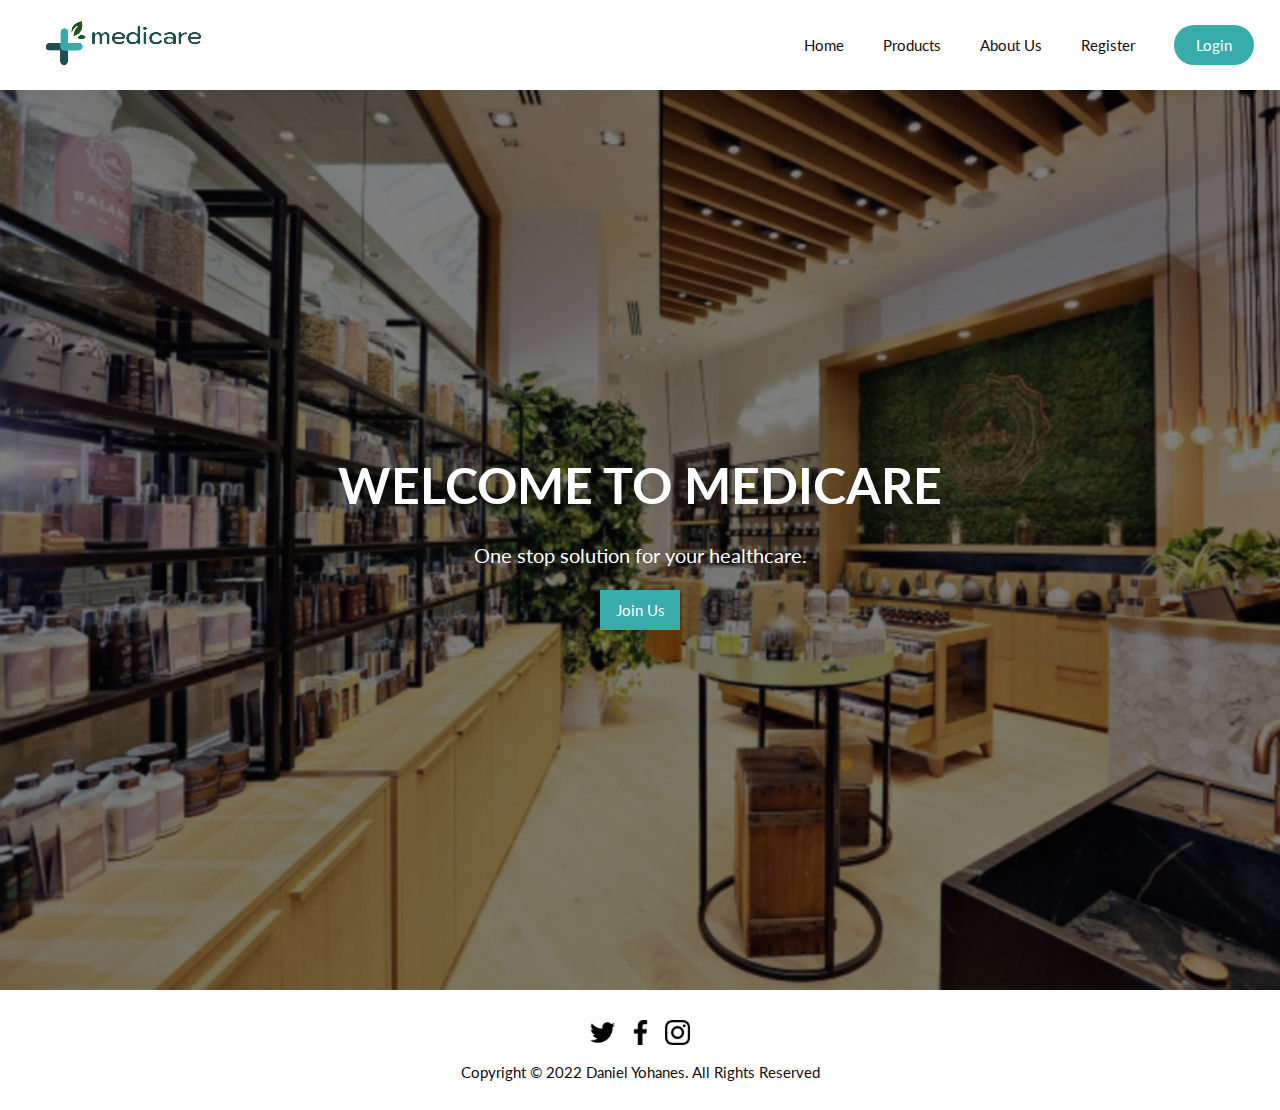
<file: index.html>
<!DOCTYPE html>
<html lang="en">
<head>
    <meta charset="UTF-8">
    <meta http-equiv="X-UA-Compatible" content="IE=edge">
    <meta name="viewport" content="width=device-width, initial-scale=1.0">
    <link href="https://fonts.googleapis.com/css2?family=Lato:wght@400;700&display=swap" rel="stylesheet">
    <link rel="stylesheet" href="./style.css">
    <link rel="stylesheet" href="responsive.css">
    <title>medicare</title>
</head>
<body>
    <header>
        <nav class="navbar-container">
            <div class="left-navbar">
                <a href="./index.html"><img src="./assets/icon.png" alt="logo icon"></a>
            </div>
            <div class="right-navbar">
                <ul>
                    <li><a class="hover-animation" href="./index.html">Home</a></li>
                    <li><a href="#">Products</a>
                        <ul class="dropdown">
                            <li><a href="./healthcare.html">Healthcare</a></li>
                            <li><a href="#">Cosmetics</a></li>
                            <li><a href="#">Misc.</a></li>
                        </ul>
                    </li>
                    <li><a class="hover-animation" href="./aboutus.html" >About Us</a></li>
                    <li><a class="hover-animation" href="./register.html">Register</a></li>
                    <button class="color-button rounded" onclick="window.open('./login.html', '_self')">Login</button>
                </ul>
            </div>
            <button class="hamburger-button">&#9776;</button>
        </nav>

        <nav class="mobile-navbar">
            <ul>
                <li><a href="./index.html">Home</a></li>
                <li><a href="#" class="dropdown-mobile-anchor">Products</a>
                    <ul class="dropdown-mobile">
                        <li><a href="./healthcare.html">Healthcare</a></li>
                        <li><a href="#">Cosmetics</a></li>
                        <li><a href="#">Misc.</a></li>
                    </ul>
                </li>
                <li><a href="./aboutus.html" >About Us</a></li>
                <li><a href="./register.html">Register</a></li>
                <li><a href="./login.html">Login</a></li>
            </ul>
        </nav>

    </header>

    <section class="homepage">
        <div>
            <div class="homepage-text-container">
                <h1>WELCOME TO MEDICARE</h1>
                <h3>One stop solution for your healthcare.</h3>
                <button class="color-button" onclick="window.open('./register.html', '_self')">Join Us</button>
            </div>
        </div>

    </section>

    <footer>
        <div class="inner-footer-container">
            <div class="social-icons">
                <a href="https://twitter.com/" target="_blank"><img src="./assets/socials/twitter.png" alt=""></a>
                <a href="https://facebook.com/" target="_blank"><img src="./assets/socials/facebook.png" alt=""></a>
                <a href="https://instagram.com/" target="_blank"><img src="./assets/socials/instagram.png" alt=""></a>
            </div>
            <div class="footer-text">
                <p>Copyright © 2022 Daniel Yohanes. All Rights Reserved</p>
            </div>

        </div>
    </footer>

    <script src="./mobile.js"></script>
</body>
</html>
</file>
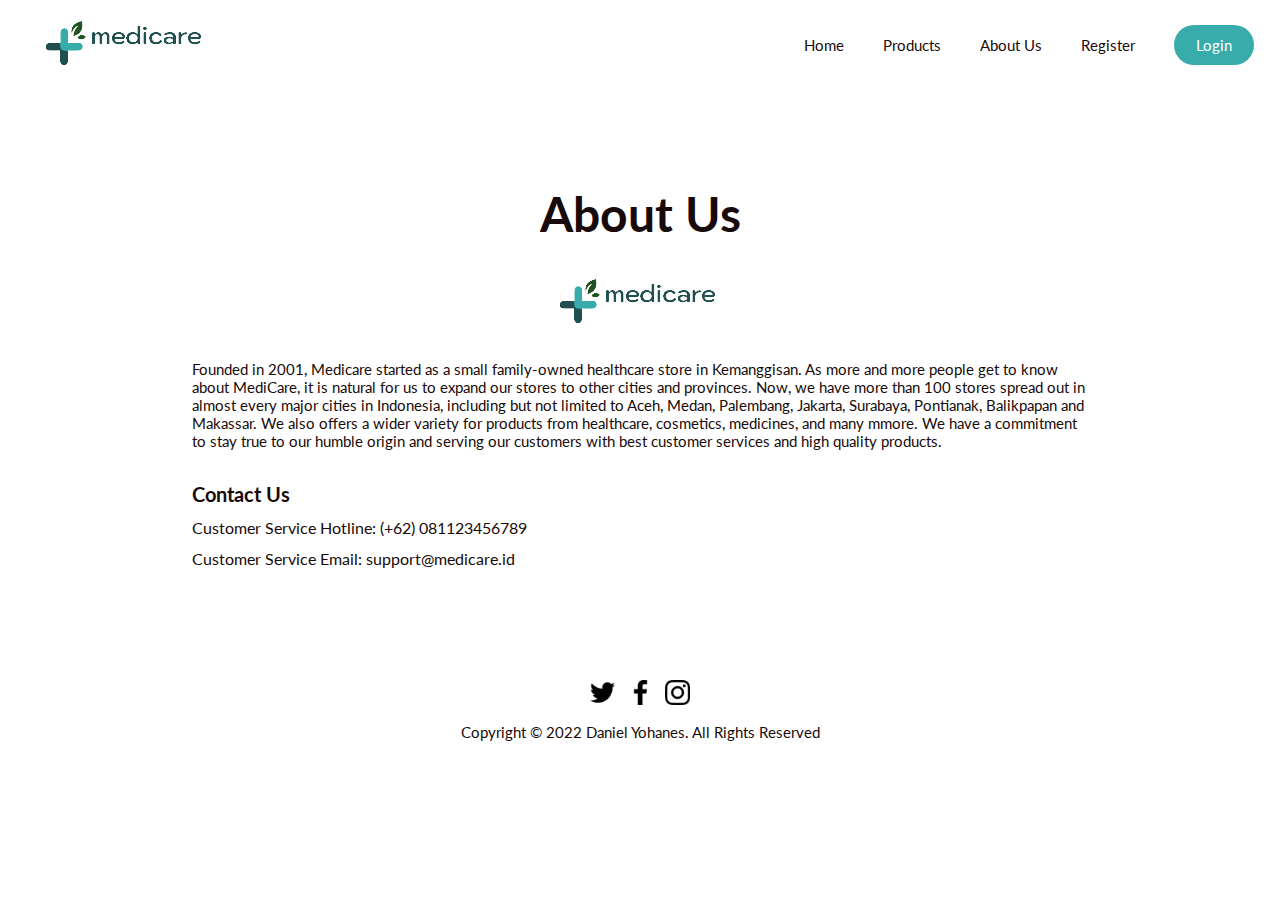
<file: aboutus.html>
<!DOCTYPE html>
<html lang="en">
<head>
    <meta charset="UTF-8">
    <meta http-equiv="X-UA-Compatible" content="IE=edge">
    <meta name="viewport" content="width=device-width, initial-scale=1.0">
    <link href="https://fonts.googleapis.com/css2?family=Lato:wght@400;700&display=swap" rel="stylesheet">
    <link rel="stylesheet" href="./style.css">
    <link rel="stylesheet" href="responsive.css">
    <title>medicare</title>
</head>

<body>
    <header>
        <nav class="navbar-container">
            <div class="left-navbar">
                <a href="./index.html"><img src="./assets/icon.png" alt="logo icon"></a>
            </div>
            <div class="right-navbar">
                <ul>
                    <li><a class="hover-animation" href="./index.html">Home</a></li>
                    <li><a href="#">Products</a>
                        <ul class="dropdown">
                            <li><a href="./healthcare.html">Healthcare</a></li>
                            <li><a href="#">Cosmetics</a></li>
                            <li><a href="#">Misc.</a></li>
                        </ul>
                    </li>
                    <li><a class="hover-animation" href="./aboutus.html" >About Us</a></li>
                    <li><a class="hover-animation" href="./register.html">Register</a></li>
                    <button class="color-button rounded" onclick="window.open('./login.html', '_self')">Login</button>
                </ul>
            </div>
            <button class="hamburger-button">&#9776;</button>
        </nav>

        <nav class="mobile-navbar">
            <ul>
                <li><a href="./index.html">Home</a></li>
                <li><a href="#" class="dropdown-mobile-anchor">Products</a>
                    <ul class="dropdown-mobile">
                        <li><a href="./healthcare.html">Healthcare</a></li>
                        <li><a href="#">Cosmetics</a></li>
                        <li><a href="#">Misc.</a></li>
                    </ul>
                </li>
                <li><a href="./aboutus.html" >About Us</a></li>
                <li><a href="./register.html">Register</a></li>
                <li><a href="./login.html">Login</a></li>
            </ul>
        </nav>

    </header>

    <section class="about-us-container">

        <div class="about-us-contents">
            <div class="about-us-header-container">
                <h1>About Us</h1>
                <img src="./assets/icon.png" alt="">
            </div>
    
            <div class="about-us-passage-container">
                <p>Founded in 2001, Medicare started as a small family-owned healthcare store in Kemanggisan. As more and more people get to know about MediCare, it is natural for us to expand our stores to other cities and provinces. Now, we have more than 100 stores spread out in almost every major cities in Indonesia, including but not limited to Aceh, Medan, Palembang, Jakarta, Surabaya, Pontianak, Balikpapan and Makassar. We also offers a wider variety for products from healthcare, cosmetics, medicines, and many mmore. We have a commitment to stay true to our humble origin and serving our customers with best customer services and high quality products.</p>
            </div>
    
            <div class="contact-us-container">
                <h1>Contact Us</h1>
                <p>Customer Service Hotline: (+62) 081123456789</p>
                <p>Customer Service Email: support@medicare.id</h2>
            </div>
        </div>

    </section>

    

    <footer>
        <div class="inner-footer-container">
            <div class="social-icons">
                <a href="https://twitter.com/" target="_blank"><img src="./assets/socials/twitter.png" alt=""></a>
                <a href="https://facebook.com/" target="_blank"><img src="./assets/socials/facebook.png" alt=""></a>
                <a href="https://instagram.com/" target="_blank"><img src="./assets/socials/instagram.png" alt=""></a>
            </div>
            <div class="footer-text">
                <p>Copyright © 2022 Daniel Yohanes. All Rights Reserved</p>
            </div>

        </div>
    </footer>

    <script src="./mobile.js"></script>
</body>
</html>
</file>
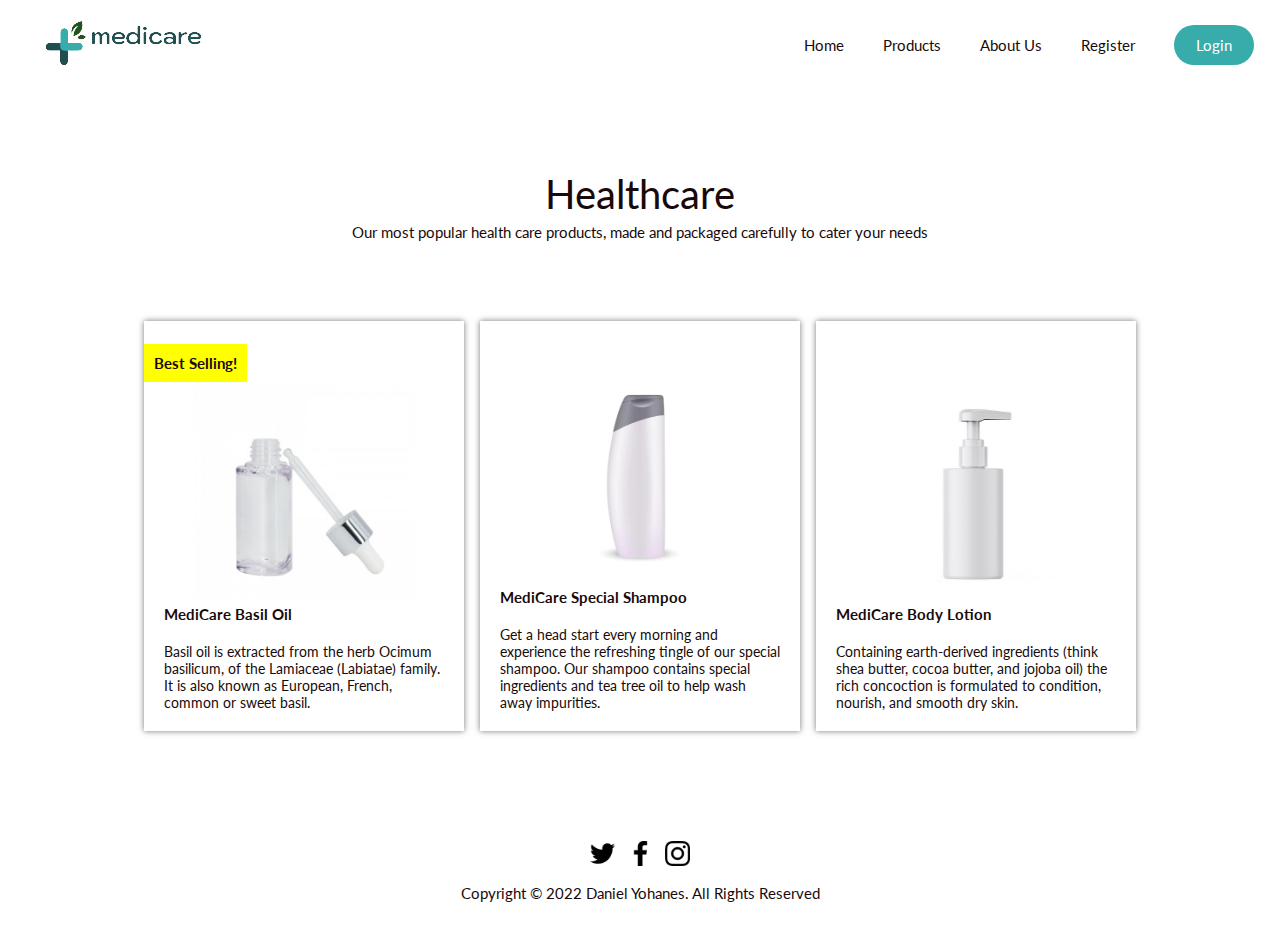
<file: healthcare.html>
<!DOCTYPE html>
<html lang="en">
<head>
    <meta charset="UTF-8">
    <meta http-equiv="X-UA-Compatible" content="IE=edge">
    <meta name="viewport" content="width=device-width, initial-scale=1.0">
    <link href="https://fonts.googleapis.com/css2?family=Lato:wght@400;700&display=swap" rel="stylesheet">
    <link rel="stylesheet" href="./style.css">
    <link rel="stylesheet" href="responsive.css">
    <title>medicare</title>
</head>
<body>

    <header>
        <nav class="navbar-container">
            <div class="left-navbar">
                <a href="./index.html"><img src="./assets/icon.png" alt="logo icon"></a>
            </div>
            <div class="right-navbar">
                <ul>
                    <li><a class="hover-animation" href="./index.html">Home</a></li>
                    <li><a href="#">Products</a>
                        <ul class="dropdown">
                            <li><a href="./healthcare.html">Healthcare</a></li>
                            <li><a href="#">Cosmetics</a></li>
                            <li><a href="#">Misc.</a></li>
                        </ul>
                    </li>
                    <li><a class="hover-animation" href="./aboutus.html" >About Us</a></li>
                    <li><a class="hover-animation" href="./register.html">Register</a></li>
                    <button class="color-button rounded" onclick="window.open('./login.html', '_self')">Login</button>
                </ul>
            </div>
            <button class="hamburger-button">&#9776;</button>
        </nav>

        <nav class="mobile-navbar">
            <ul>
                <li><a href="./index.html">Home</a></li>
                <li><a href="#" class="dropdown-mobile-anchor">Products</a>
                    <ul class="dropdown-mobile">
                        <li><a href="./healthcare.html">Healthcare</a></li>
                        <li><a href="#">Cosmetics</a></li>
                        <li><a href="#">Misc.</a></li>
                    </ul>
                </li>
                <li><a href="./aboutus.html" >About Us</a></li>
                <li><a href="./register.html">Register</a></li>
                <li><a href="./login.html">Login</a></li>
            </ul>
        </nav>

    </header>

    <section class="product-healthcare">

        <div class="product-healthcare-heading">
            <h1>Healthcare</h1>
            <p>Our most popular health care products, made and packaged carefully to cater your needs</p>
        </div>

        
        <div class="product-healthcare-items">

            <div class="healthcare-item">
                <div class="best-selling-banner">
                    <h1>Best Selling!</h1>
                </div>
                <div class="healthcare-item-inner">
                    <div class="healthcare-item-top">
                        <img src="./assets/healthcare/basil_oil.jpg" alt="">
                    </div>
    
                    <div class="healthcare-item-bottom">
                        <h1>MediCare Basil Oil</h1>
                        <p>Basil oil is extracted from the herb Ocimum basilicum, of the Lamiaceae (Labiatae) family. It is also known as European, French, common or sweet basil.</p>
                    </div>
                </div>
            </div>

            <div class="healthcare-item">
                <div class="healthcare-item-inner">
                    <div class="healthcare-item-top">
                        <img src="./assets/healthcare/shampoo.jpg" alt="">
                    </div>
    
                    <div class="healthcare-item-bottom">
                        <h1>MediCare Special Shampoo</h1>
                        <p>Get a head start every morning and experience the refreshing tingle of our special shampoo. Our shampoo contains special ingredients and tea tree oil to help wash away impurities.
                        </p>
                    </div>
                </div>
            </div>

            <div class="healthcare-item">
                <div class="healthcare-item-inner">
                    <div class="healthcare-item-top">
                        <img src="./assets/healthcare/lotion.jpg" alt="">
                    </div>
    
                    <div class="healthcare-item-bottom">
                        <h1>MediCare Body Lotion</h1>
                        <p>Containing earth-derived ingredients (think shea butter, cocoa butter, and jojoba oil) the rich concoction is formulated to condition, nourish, and smooth dry skin. </p>
                    </div>
                </div>
            </div>

        </div>

    </section>

    <footer>
        <div class="inner-footer-container">
            <div class="social-icons">
                <a href="https://twitter.com/" target="_blank"><img src="./assets/socials/twitter.png" alt=""></a>
                <a href="https://facebook.com/" target="_blank"><img src="./assets/socials/facebook.png" alt=""></a>
                <a href="https://instagram.com/" target="_blank"><img src="./assets/socials/instagram.png" alt=""></a>
            </div>
            <div class="footer-text">
                <p>Copyright © 2022 Daniel Yohanes. All Rights Reserved</p>
            </div>

        </div>
    </footer>

    <script src="./mobile.js"></script>
</body>
</html>
</file>
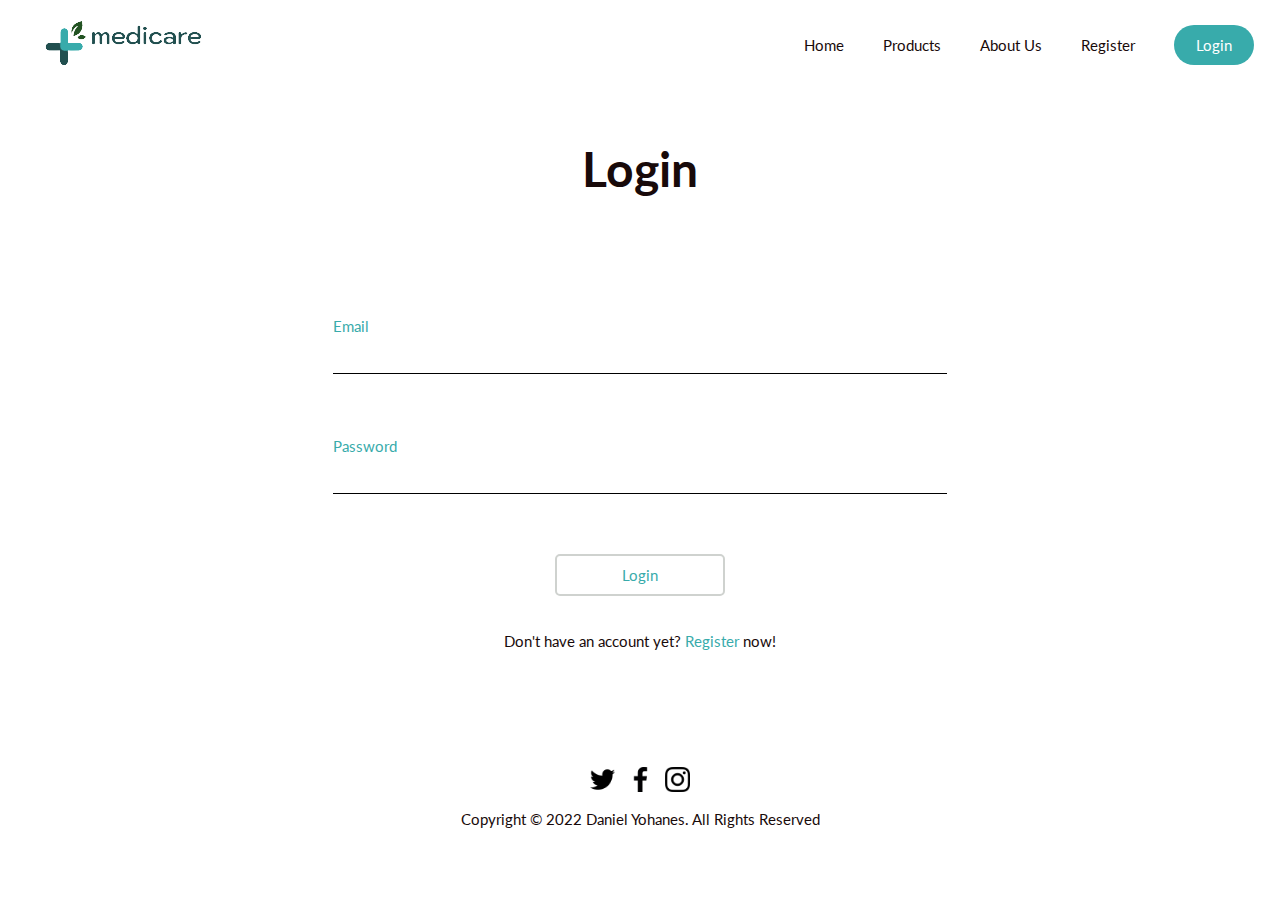
<file: login.html>
<!DOCTYPE html>
<html lang="en">
<head>
    <meta charset="UTF-8">
    <meta http-equiv="X-UA-Compatible" content="IE=edge">
    <meta name="viewport" content="width=device-width, initial-scale=1.0">
    <link href="https://fonts.googleapis.com/css2?family=Lato:wght@400;700&display=swap" rel="stylesheet">
    <link rel="stylesheet" href="./style.css">
    <link rel="stylesheet" href="responsive.css">
    <title>medicare</title>
</head>

<body>
    <header>
        <nav class="navbar-container">
            <div class="left-navbar">
                <a href="./index.html"><img src="./assets/icon.png" alt="logo icon"></a>
            </div>
            <div class="right-navbar">
                <ul>
                    <li><a class="hover-animation" href="./index.html">Home</a></li>
                    <li><a href="#">Products</a>
                        <ul class="dropdown">
                            <li><a href="./healthcare.html">Healthcare</a></li>
                            <li><a href="#">Cosmetics</a></li>
                            <li><a href="#">Misc.</a></li>
                        </ul>
                    </li>
                    <li><a class="hover-animation" href="./aboutus.html" >About Us</a></li>
                    <li><a class="hover-animation" href="./register.html">Register</a></li>
                    <button class="color-button rounded" onclick="window.open('./login.html', '_self')">Login</button>
                </ul>
            </div>
            <button class="hamburger-button">&#9776;</button>
        </nav>

        <nav class="mobile-navbar">
            <ul>
                <li><a href="./index.html">Home</a></li>
                <li><a href="#" class="dropdown-mobile-anchor">Products</a>
                    <ul class="dropdown-mobile">
                        <li><a href="./healthcare.html">Healthcare</a></li>
                        <li><a href="#">Cosmetics</a></li>
                        <li><a href="#">Misc.</a></li>
                    </ul>
                </li>
                <li><a href="./aboutus.html" >About Us</a></li>
                <li><a href="./register.html">Register</a></li>
                <li><a href="./login.html">Login</a></li>
            </ul>
        </nav>

    </header>

    <section class="login-page-container">
        <div class="login-form-container">
            <h1>Login</h1>
            <form action="#" class="login-form" id="loginFormId" novalidate>
                
                <div class="input-field">
                    <label for="email">Email</label>
                    <input type="email" name="inputLoginEmail" id="inputLoginEmail">
                    <p class="hidden-text">Email must be valid and not empty</p>
                </div>

                <div class="input-field">
                    <label for="password">Password</label>
                    <input type="password" name="inputLoginPassword" id="inputLoginPassword">
                    <p class="hidden-text">Password must not be empty</p>
                </div>

                <div class="form-lower-component">
                    <button class="button-login" id="buttonLoginId">Login</button>
                    <p>Don't have an account yet? <a class="middle-register" href="./register.html">Register</a> now!</p>
                </div>
            </form>
        </div>
    </section>

    

    <footer>
        <div class="inner-footer-container">
            <div class="social-icons">
                <a href="https://twitter.com/" target="_blank"><img src="./assets/socials/twitter.png" alt=""></a>
                <a href="https://facebook.com/" target="_blank"><img src="./assets/socials/facebook.png" alt=""></a>
                <a href="https://instagram.com/" target="_blank"><img src="./assets/socials/instagram.png" alt=""></a>
            </div>
            <div class="footer-text">
                <p>Copyright © 2022 Daniel Yohanes. All Rights Reserved</p>
            </div>

        </div>
    </footer>
    <script src="./login.js"></script>
    <script src="./mobile.js"></script>
</body>
</html>
</file>
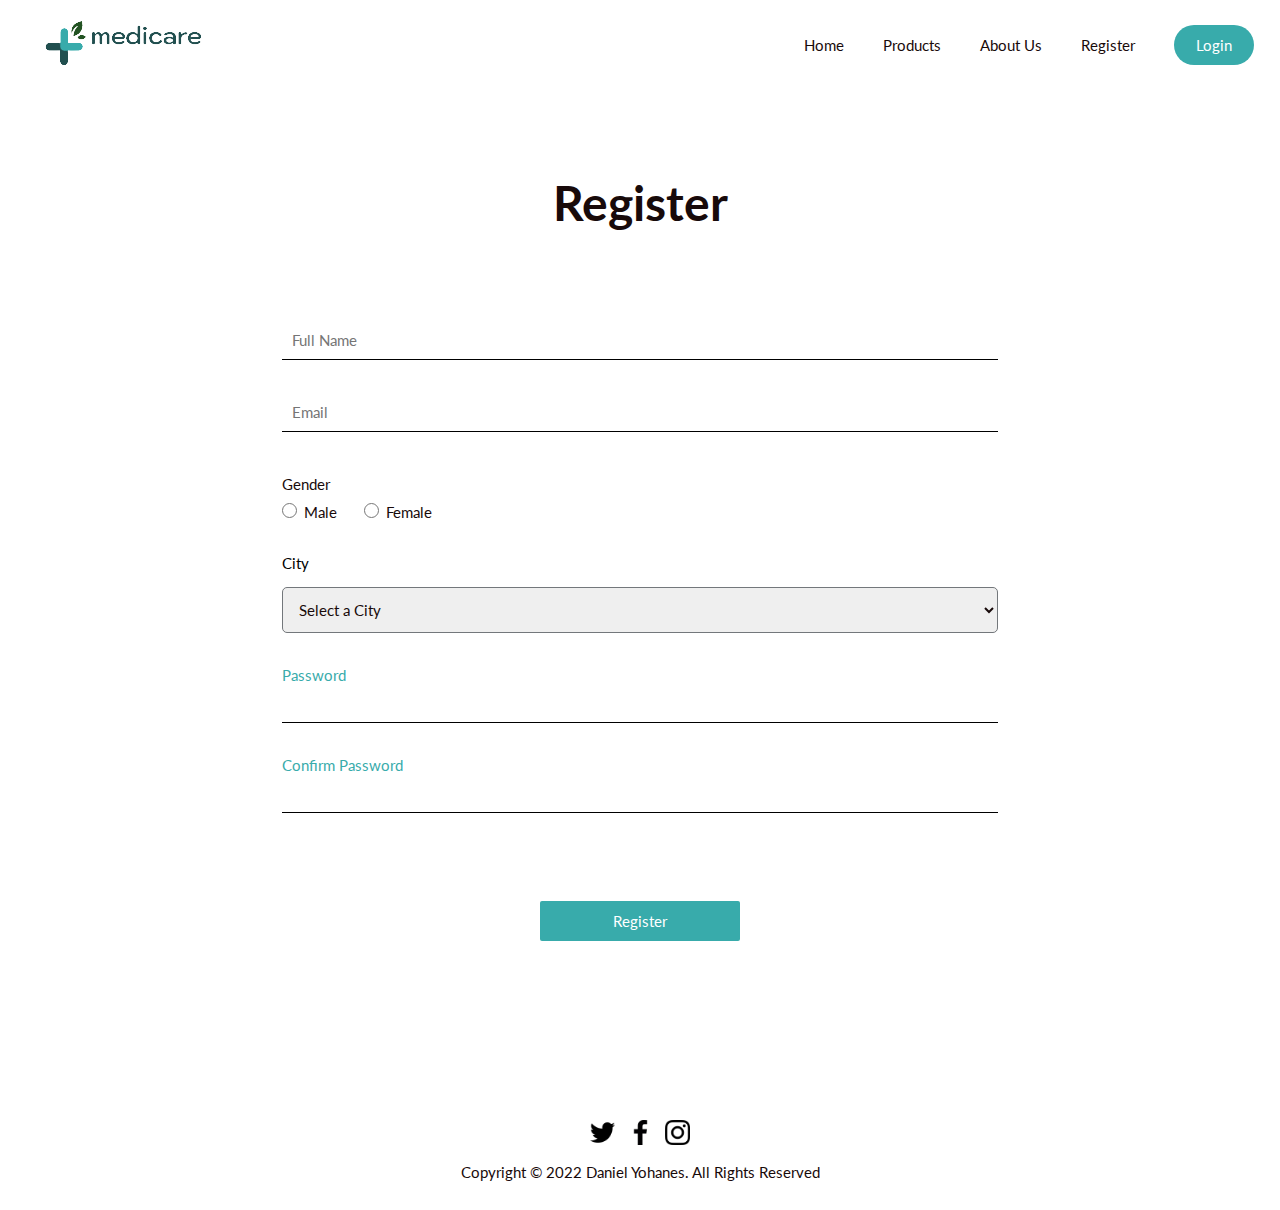
<file: register.html>
<!DOCTYPE html>
<html lang="en">
<head>
    <meta charset="UTF-8">
    <meta http-equiv="X-UA-Compatible" content="IE=edge">
    <meta name="viewport" content="width=device-width, initial-scale=1.0">
    <link href="https://fonts.googleapis.com/css2?family=Lato:wght@400;700&display=swap" rel="stylesheet">
    <link rel="stylesheet" href="./style.css">
    <link rel="stylesheet" href="responsive.css">
    <title>medicare</title>
</head>

<body>
    <header>
        <nav class="navbar-container">
            <div class="left-navbar">
                <a href="./index.html"><img src="./assets/icon.png" alt="logo icon"></a>
            </div>
            <div class="right-navbar">
                <ul>
                    <li><a class="hover-animation" href="./index.html">Home</a></li>
                    <li><a href="#">Products</a>
                        <ul class="dropdown">
                            <li><a href="./healthcare.html">Healthcare</a></li>
                            <li><a href="#">Cosmetics</a></li>
                            <li><a href="#">Misc.</a></li>
                        </ul>
                    </li>
                    <li><a class="hover-animation" href="./aboutus.html" >About Us</a></li>
                    <li><a class="hover-animation" href="./register.html">Register</a></li>
                    <button class="color-button rounded" onclick="window.open('./login.html', '_self')">Login</button>
                </ul>
            </div>
            <button class="hamburger-button">&#9776;</button>
        </nav>

        <nav class="mobile-navbar">
            <ul>
                <li><a href="./index.html">Home</a></li>
                <li><a href="#" class="dropdown-mobile-anchor">Products</a>
                    <ul class="dropdown-mobile">
                        <li><a href="./healthcare.html">Healthcare</a></li>
                        <li><a href="#">Cosmetics</a></li>
                        <li><a href="#">Misc.</a></li>
                    </ul>
                </li>
                <li><a href="./aboutus.html" >About Us</a></li>
                <li><a href="./register.html">Register</a></li>
                <li><a href="./login.html">Login</a></li>
            </ul>
        </nav>

    </header>

    <section class="register-page-container">
        <div class="register-form-container">
            <h1>Register</h1>
            <form action="#" class="register-form" id="registerFormId" novalidate>
                <div class="input-field register-field">
                    <input type="text" name="inputRegisterName" id="inputRegisterName" placeholder="Full Name">
                    <p class="hidden-text">Name must not be empty</p>
                </div>

                <div class="input-field register-field">
                    <input type="email" name="inputRegisterEmail" id="inputRegisterEmail" placeholder="Email">
                    <p class="hidden-text">Email must be valid and not empty</p>
                </div>
                
                <div class="gender-input">
                    <p>Gender</p>
                    <div id="radio-container">
                        <div>
                            <input type="radio" id="male" name="gender" value="male">
                            <label for="male">Male</label>
                        </div>
                        <div id="hidden-trigger-anchor">
                            <input type="radio" id="female" name="gender" value="female">
                            <label for="female">Female</label>
                        </div>
                    </div>
                    <p class="hidden-text">Please select a gender</p>
                </div>

                <div class="input-field city-field register-field">
                    <label for="city">City</label>
                    <select name="city" id="city">
                        <option value="Select a City">Select a City</option>
                    </select>
                    <p class="hidden-text">Please select a city</p>
                </div>

                <div class="input-field register-field">
                    <label for="password">Password</label>
                    <input type="password" name="inputRegisterPassword" id="inputRegisterPassword">
                    <p class="hidden-text">Password must not be empty, contain atleast: 8 characters, 1 capital letter, 1 number</p>
                </div>

                <div class="input-field register-field">
                    <label for="password"> Confirm Password</label>
                    <input type="password" name="inputRegisterConfirmPassword" id="inputRegisterConfirmPassword">
                    <p class="hidden-text">Passwords do not match</p>
                </div>
                
                <div class="form-lower-component">
                    <button class="color-button" id="buttonRegisterId">Register</button>
                </div>
            </form>
        </div>
    </section>

    

    <footer>
        <div class="inner-footer-container">
            <div class="social-icons">
                <a href="https://twitter.com/" target="_blank"><img src="./assets/socials/twitter.png" alt=""></a>
                <a href="https://facebook.com/" target="_blank"><img src="./assets/socials/facebook.png" alt=""></a>
                <a href="https://instagram.com/" target="_blank"><img src="./assets/socials/instagram.png" alt=""></a>
            </div>
            <div class="footer-text">
                <p>Copyright © 2022 Daniel Yohanes. All Rights Reserved</p>
            </div>

        </div>
    </footer>
    <script src="./register.js"></script>
    <script src="./mobile.js"></script>
</body>
</html>
</file>
<file: style.css>
* {
    padding: 0;
    margin: 0;
    font-family: 'Lato', sans-serif;
    text-decoration: none;
    color: #180A0A;
    font-size: 15px;
    list-style: none;
}

.navbar-container {
    height: 90px;
    display: flex;
    flex-direction: row;
    align-items: center;
    justify-content: space-between;
    margin: 0 2% 0 2%;
}

.hover-animation:hover{
    text-decoration: underline solid #38abab 2px;
    text-underline-offset: 6px;
}

.right-navbar > ul {
    display: flex;
    align-items: center;
    flex-direction: row;
    justify-content: space-between;
    width: 450px;
}

.dropdown{
    background-color: white;
    margin-left: -20px;
    width: 100px;
    padding: 5px 0 8px 10px;
    line-height: 35px;
    display: block;
    position: absolute;
    display: none;
    box-shadow: 0 0 6px 0px #73777B;
    border-radius: 5px;
}

.dropdown > li > a:hover {
    color: #38abab;
}

.right-navbar > ul > li:hover > ul{
    display: block;
}

.color-button{
    border: none;
    background-color: #38abab;
    color: white;
    height: 40px;
    width: 80px;
}

.rounded {
    border-radius: 35px;
}

.color-button:hover{
    border: 3px solid #38abab;
    background-color: white;
    color: #38abab;
    transition: all 0.2s ease-in-out;
}

.homepage {
    background-image: url(./assets/home.jpg);
    background-size: cover;
}

.homepage > div {
    background-color: rgba(0,0,0,0.5);
}

.homepage h1 {
    font-size: 50px;
    font-weight: 700;
    color: white;
}

.homepage h3 {
    font-size:  20px;
    font-weight: 400;
    color: white;
}

.homepage-text-container {
    height: 100vh;
    display: flex;
    text-align: center;
    flex-direction: column;
    align-items: center;
    justify-content: center;
    line-height: 70px;
}

.homepage-text-container button:hover {
    background-color: #49a2b6;
    border: none;
    color: white;
    transition: all 0.2s ease-in-out;
}

.inner-footer-container {
    height: 120px;
    display: flex;
    align-items: center;
    justify-content: center;
    flex-direction: column;
}

.social-icons {
    margin-bottom: 15px;
    width: 100px;
    display: flex;
    justify-content: space-between;
}

.social-icons img {
    height: 25px;
}

.product-healthcare-heading h1{
    font-size: 40px;
    font-weight: 400;
    margin-bottom: 5px;
}

.product-healthcare-heading {
    text-align: center;
}

.healthcare-item {
    height: 410px;
    width: 320px;
    box-shadow: 0 0 6px 0px #73777B;
    display: flex;
    flex-direction: column;
    align-items: center;
    justify-content: flex-end;
}

.healthcare-item-inner {
    display: flex;
    flex-direction: column;
    align-items: center;
}

.healthcare-item img {
    height: 220px;
}

.healthcare-item p {
    width: 280px;
    font-size: 14px;
    margin: 20px 0 20px 0;
}

.best-selling-banner {
    background-color: yellow;
    padding: 10px 10px 10px 10px;
    align-self: flex-start;
}

.product-healthcare-items {
    width: 80%;
    display: flex;
    justify-content: space-evenly;
}

.product-healthcare {
    display: flex;
    align-items: center;
    flex-direction: column;
    margin-bottom: 80px;
}

.product-healthcare-heading {
    margin: 80px 0 80px 0;
}

.about-us-container {
    display: flex;
    align-items: center;
    justify-content: center;
}

.about-us-contents {
    width: 70%;
}

.about-us-header-container {
    display: flex;
    flex-direction: column;
    align-items: center;
    justify-content: space-evenly;
    height: 200px;
    margin-top: 70px;
}

.about-us-header-container h1 {
    font-size: 48px;
}

.contact-us-container {
    margin-top: 20px;
    margin-bottom: 70px;
    height: 110px;
    display: flex;
    flex-direction: column;
    justify-content: space-evenly;
}

.contact-us-container h1 {
    font-size: 20px;
}

.contact-us-container p {
    font-size: 16px;
}

.login-page-container {
    display: flex;
    align-items: center;
    justify-content: center;
}

.login-form-container {
    width: 60%;
}

.login-page-container h1 {
    font-size: 48px;
    text-align: center;
    margin-bottom: 80px;
}

.input-field {
    width: 80%;
    font-size: 20px;
    margin-top: 40px;
    display: flex;
    flex-direction: column; 
}

.input-field input {
    padding: 10px;
    border: none;
    border-bottom: 1px solid black;
}

.input-field input:focus {
    outline: none;
}

.input-field label {
    color: #38abab;
}

.button-login {
    padding: 10px;
    width: 170px;
    background-color: white;
    border: 2px solid #CFD2CF;
    border-radius: 5px;
    color: #38abab;
}

.button-login:hover {
    background-color: #38abab;
    border-color: #38abab;
    color: white;
}


.middle-register {
    color: #38abab;
}

.form-lower-component {
    display: flex;
    flex-direction: column;
    align-items: center;
    height: 170px;
    justify-content: space-evenly;
}

.login-page-container {
    margin: 50px 0 50px 0;
}

.hidden-text {
    margin-top: 5px;
    color: red;
    opacity: 0;
}

.show-text {
    opacity: 1;
}

.register-page-container {
    display: flex;
    align-items: center;
    justify-content: center;
    height: 1000px;
}

.register-form-container {
    width: 70%;
}

.register-form, .login-form {
    width: 100%;
    display: flex;
    flex-direction: column;
    align-items: center;
}

.register-page-container h1{
    font-size: 48px;
    text-align: center;
    margin-bottom: 80px;
}

.gender-input {
    margin-top: 20px;
    width: 80%;
}

#radio-container{
    margin-top: 10px;
    display: flex;
    width: 150px;
    justify-content: space-between;
}

input[type="radio"]{
    accent-color: teal;
    height: 15px;
    width: 15px;
}

#radio-container label {
    margin-left: 3px;
}

.input-field select {
    margin-top: 15px;
    padding: 12px;
    border: 1px solid #73777B;
    border-radius: 5px;
}

.city-field label{
    color: black;
}

.register-field {
    margin-top: 10px;
}

.form-lower-component .color-button {
    width: 200px;
    border-radius: 2px;
}


.hamburger-button {
    border-color: transparent;
    background-color: transparent;
    font-size: 35px;
    display: none;
    padding-right: 10px;
}

.mobile-navbar {
    background-color: #38abab;
    text-align: center;
    line-height: 40px;
    width: 100%;
    right: -100%;
    transition: all 0.2s ease-in-out;
    display: none;
}

.appear {
    right: 0;
}

.mobile-navbar a{
    color: white;
}

.mobile-navbar > ul > li > a:hover{
    color: white;
    text-decoration: underline solid white 2px;
    text-underline-offset: 6px;
}

.dropdown-mobile {
    background-color: white;
    display: none;
}

.show-product-dropdown {
    display: block;
}

.dropdown-mobile a{
    color: #38abab;
}

.dropdown-mobile a:hover{
    text-decoration: underline solid #38abab 2px;
    text-underline-offset: 6px;
}
</file>
<file: responsive.css>
@media only screen and (max-width:680px){

    .right-navbar > ul{
        width: 370px;
    }
}

@media only screen and (max-width:600px){

    .right-navbar{
        display: none;
    }

    .hamburger-button {
        display: block;
    }

    .mobile-navbar {
        display: block;
    }
    
    .product-healthcare-items {
        flex-direction: column;
        align-items: center;
    }

    .healthcare-item {
        margin-bottom: 50px;
    }

}
</file>
